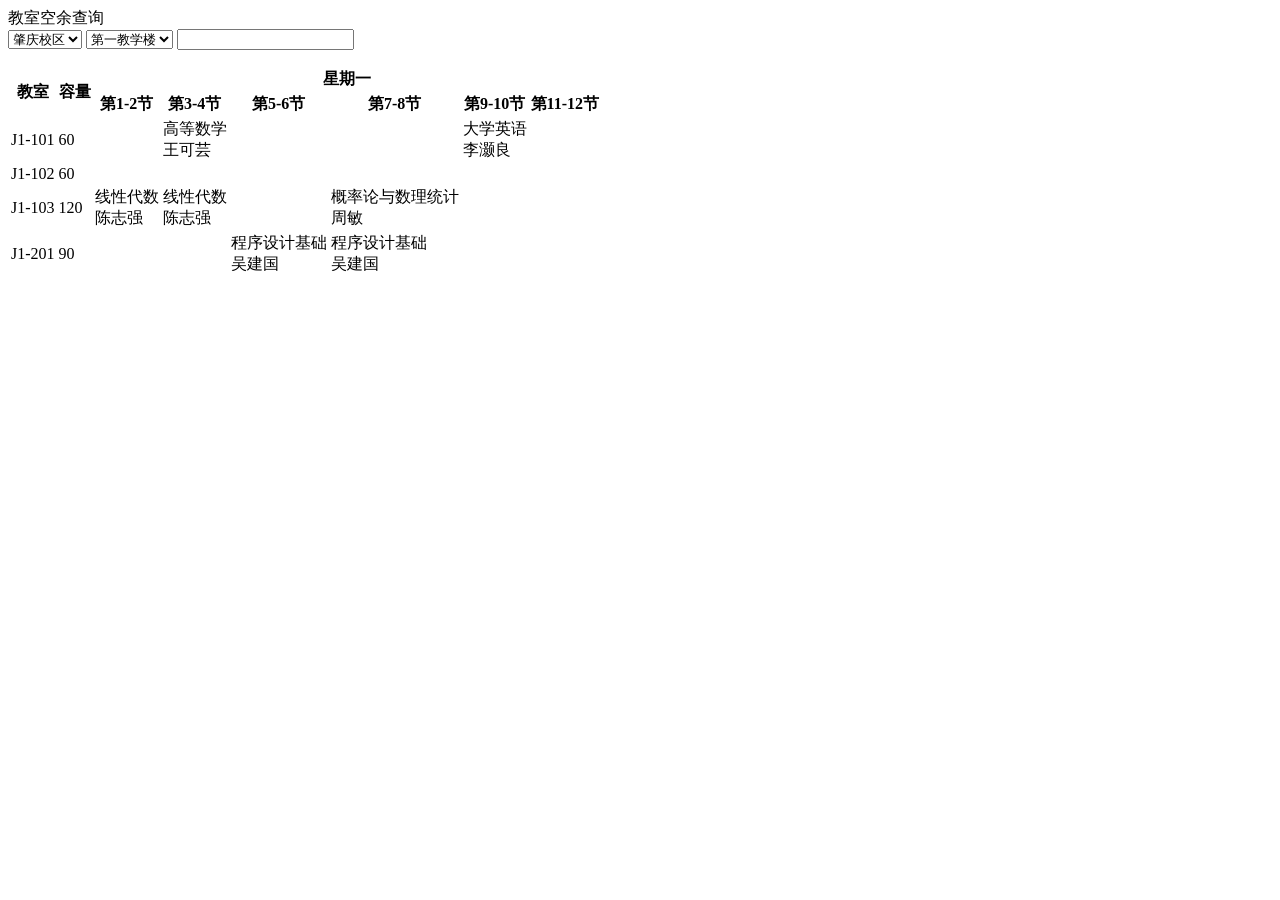
<file: test/fixtures/kbxx_classroom.html>
<html lang="zh-CN">
<head>
	<meta charset="utf-8">
	<title>教室查询</title>
</head>
<body>
<div class="main_box">
	<div class="kbxx_title">教室空余查询</div>
	<form id="Form1" name="Form1" action="/gzasc_jsxsd/kbcx/kbxx_classroom_ifr" method="post">
		<select name="xqid" id="xqid" class="form-control">
			<option value="">全部校区</option>
			<option value="19" selected="selected">肇庆校区</option>
		</select>
		<select name="jzwid" id="jzwid" class="form-control">
			<option value="">全部教学楼</option>
			<option value="00001" selected="selected">第一教学楼</option>
			<option value="00002">第二教学楼</option>
		</select>
		<input type="text" name="skjs" id="skjs" value="">
	</form>

	<table id="kbtable" class="table table-bordered">
		<tr>
			<th rowspan="2">教室</th>
			<th rowspan="2">容量</th>
			<th colspan="6">星期一</th>
		</tr>
		<tr>
			<th>第1-2节</th>
			<th>第3-4节</th>
			<th>第5-6节</th>
			<th>第7-8节</th>
			<th>第9-10节</th>
			<th>第11-12节</th>
		</tr>
		<tr>
			<td>J1-101</td>
			<td>60</td>
			<td></td>
			<td>高等数学<br/>王可芸</td>
			<td></td>
			<td></td>
			<td>大学英语<br/>李灏良</td>
			<td></td>
		</tr>
		<tr>
			<td>J1-102</td>
			<td>60</td>
			<td></td>
			<td></td>
			<td></td>
			<td></td>
			<td></td>
			<td></td>
		</tr>
		<tr>
			<td>J1-103</td>
			<td>120</td>
			<td>线性代数<br/>陈志强</td>
			<td>线性代数<br/>陈志强</td>
			<td></td>
			<td>概率论与数理统计<br/>周敏</td>
			<td></td>
			<td></td>
		</tr>
		<tr>
			<td>J1-201</td>
			<td>90</td>
			<td></td>
			<td></td>
			<td>程序设计基础<br/>吴建国</td>
			<td>程序设计基础<br/>吴建国</td>
			<td></td>
			<td>&nbsp;</td>
		</tr>
	</table>
</div>
</body>
</html>
</file>
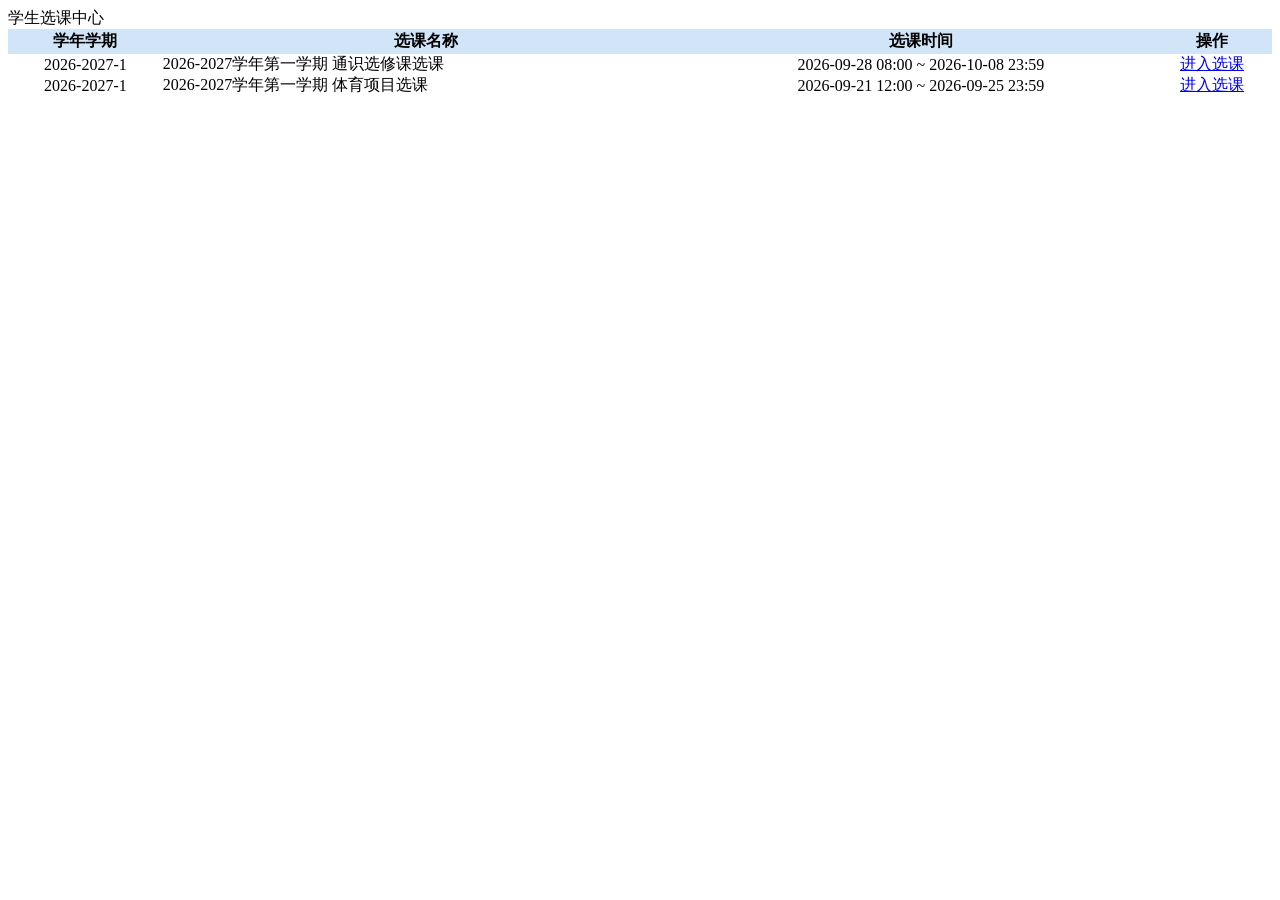
<file: test/fixtures/xk_rounds_synthetic.html>
<!--
  合成夹具（不是真实抓取）：用来测试「有选课轮次」时的解析分支。
  结构按真实页面 xsxk/xklc_list 的表格抄写：
  表头 学年学期 / 选课名称 / 选课时间 / 操作，操作列里是 jrxk('轮次id')。
  真实页面当前返回「未查询到数据」（见 fixtures/xk_empty.html）。
-->
<!DOCTYPE html>
<html>
<head><title>学生选课</title></head>
<body>
<div class="Nsb_layout_r title">学生选课中心</div>
<table id="tbKxkc" width="100%" border="0" cellspacing="0" cellpadding="0" class="Nsb_r_list Nsb_table">
	<tr style="height:25px;background-color:#D1E4F8;" align="left">
		<th class="Nsb_r_list_thb" scope="col" align="center">学年学期</th>
		<th class="Nsb_r_list_thb" scope="col" align="center">选课名称</th>
		<th class="Nsb_r_list_thb" scope="col" align="center">选课时间</th>
		<th class="Nsb_r_list_thb" scope="col" align="center">操作</th>
	</tr>
	<tr>
		<td align="center">2026-2027-1</td>
		<td align="left">2026-2027学年第一学期 通识选修课选课</td>
		<td align="center">2026-09-28 08:00 ~ 2026-10-08 23:59</td>
		<td align="center"><a href="javascript:jrxk('2026092801')">进入选课</a></td>
	</tr>
	<tr>
		<td align="center">2026-2027-1</td>
		<td align="left">2026-2027学年第一学期 体育项目选课</td>
		<td align="center">2026-09-21 12:00 ~ 2026-09-25 23:59</td>
		<td align="center"><a href="javascript:jrxk('2026092102')">进入选课</a></td>
	</tr>
</table>
<script language="javascript">
	function jrxk(jx0502zbid){
		var url = "/gzasc_jsxsd/xsxk/xklc_view?jx0502zbid="+jx0502zbid;
		window.location.href=url;
	}
</script>
</body>
</html>
</file>
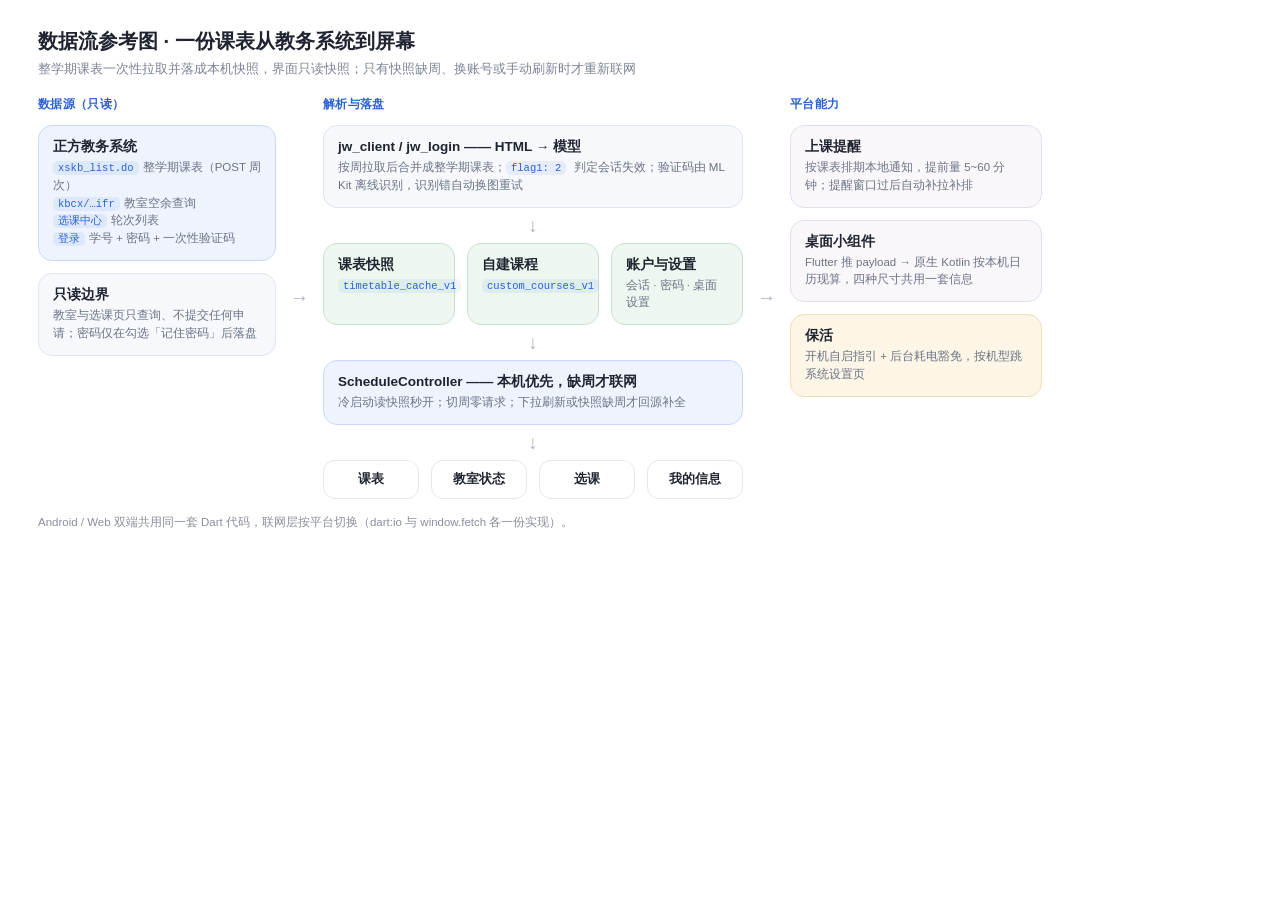
<file: tool/readme-images/architecture.html>
<!doctype html>
<html lang="zh-CN">
<head>
  <meta charset="utf-8">
  <title>架构参考图</title>
  <style>
    * { box-sizing: border-box; margin: 0; padding: 0; }
    body {
      width: 1080px; height: 640px; padding: 28px 38px 30px;
      font-family: "Microsoft YaHei UI", "Microsoft YaHei", "PingFang SC", sans-serif;
      background: #FFFFFF; color: #1F2430; -webkit-font-smoothing: antialiased;
    }
    h2 { font-size: 20px; font-weight: 700; }
    .sub { font-size: 13px; color: #7C8496; margin-top: 5px; }
    .flow { display: flex; gap: 14px; margin-top: 18px; align-items: flex-start; }
    .col { display: flex; flex-direction: column; gap: 12px; }
    .col.main { flex: 1; }
    .col.side { width: 252px; }
    .box { border-radius: 14px; padding: 12px 14px; background: #F6F8FC; border: 1px solid #DEE4F0; }
    .box.blue { background: #EEF3FE; border-color: #C9DBFA; }
    .box.green { background: #EDF7F0; border-color: #C6E5CF; }
    .box.amber { background: #FDF6E7; border-color: #F1DFB4; }
    .box.violet { background: #FAF7FB; border-color: #E6DCF0; }
    .box .t { font-size: 13.5px; font-weight: 700; }
    .box .d { font-size: 11.5px; color: #6B7385; margin-top: 3px; line-height: 1.55; }
    .box .code {
      font-family: Consolas, "Courier New", monospace; font-size: 10.5px;
      color: #2C63D4; background: rgba(44, 99, 212, .08); border-radius: 5px;
      padding: 1px 5px; margin-right: 4px; white-space: nowrap;
    }
    .arrow { color: #A9B2C6; font-size: 19px; line-height: 1; text-align: center; margin: -4px 0; }
    .row { display: flex; gap: 12px; }
    .row > .box { flex: 1; min-width: 0; }
    .tagline { font-size: 12px; font-weight: 700; color: #2C63D4; letter-spacing: .3px; }
    .pillbox {
      flex: 1; border-radius: 12px; padding: 10px 8px; background: #fff; border: 1px solid #E3E7F0;
      font-size: 12.5px; font-weight: 600; text-align: center; color: #1F2430;
    }
    .note { font-size: 11.5px; color: #8A8F9C; margin-top: 16px; }
  </style>
</head>
<body>
  <h2>数据流参考图 · 一份课表从教务系统到屏幕</h2>
  <div class="sub">整学期课表一次性拉取并落成本机快照，界面只读快照；只有快照缺周、换账号或手动刷新时才重新联网</div>

  <div class="flow">
    <!-- 数据源 -->
    <div class="col" style="width:238px">
      <div class="tagline">数据源（只读）</div>
      <div class="box blue">
        <div class="t">正方教务系统</div>
        <div class="d">
          <span class="code">xskb_list.do</span>整学期课表（POST 周次）<br>
          <span class="code">kbcx/…ifr</span>教室空余查询<br>
          <span class="code">选课中心</span>轮次列表<br>
          <span class="code">登录</span>学号 + 密码 + 一次性验证码
        </div>
      </div>
      <div class="box">
        <div class="t">只读边界</div>
        <div class="d">教室与选课页只查询、不提交任何申请；密码仅在勾选「记住密码」后落盘</div>
      </div>
    </div>

    <div class="arrow" style="align-self:center">→</div>

    <!-- 解析 + 落盘 + 状态 -->
    <div class="col main">
      <div class="tagline">解析与落盘</div>
      <div class="box">
        <div class="t">jw_client / jw_login —— HTML → 模型</div>
        <div class="d">按周拉取后合并成整学期课表；<span class="code">flag1: 2</span> 判定会话失效；验证码由 ML Kit 离线识别，识别错自动换图重试</div>
      </div>
      <div class="arrow">↓</div>
      <div class="row">
        <div class="box green">
          <div class="t">课表快照</div>
          <div class="d"><span class="code">timetable_cache_v1</span></div>
        </div>
        <div class="box green">
          <div class="t">自建课程</div>
          <div class="d"><span class="code">custom_courses_v1</span></div>
        </div>
        <div class="box green">
          <div class="t">账户与设置</div>
          <div class="d">会话 · 密码 · 桌面设置</div>
        </div>
      </div>
      <div class="arrow">↓</div>
      <div class="box blue">
        <div class="t">ScheduleController —— 本机优先，缺周才联网</div>
        <div class="d">冷启动读快照秒开；切周零请求；下拉刷新或快照缺周才回源补全</div>
      </div>
      <div class="arrow">↓</div>
      <div class="row">
        <div class="pillbox">课表</div>
        <div class="pillbox">教室状态</div>
        <div class="pillbox">选课</div>
        <div class="pillbox">我的信息</div>
      </div>
    </div>

    <div class="arrow" style="align-self:center">→</div>

    <!-- 平台能力 -->
    <div class="col side">
      <div class="tagline">平台能力</div>
      <div class="box violet">
        <div class="t">上课提醒</div>
        <div class="d">按课表排期本地通知，提前量 5~60 分钟；提醒窗口过后自动补拉补排</div>
      </div>
      <div class="box violet">
        <div class="t">桌面小组件</div>
        <div class="d">Flutter 推 payload → 原生 Kotlin 按本机日历现算，四种尺寸共用一套信息</div>
      </div>
      <div class="box amber">
        <div class="t">保活</div>
        <div class="d">开机自启指引 + 后台耗电豁免，按机型跳系统设置页</div>
      </div>
    </div>
  </div>

  <div class="note">Android / Web 双端共用同一套 Dart 代码，联网层按平台切换（dart:io 与 window.fetch 各一份实现）。</div>
</body>
</html>
</file>
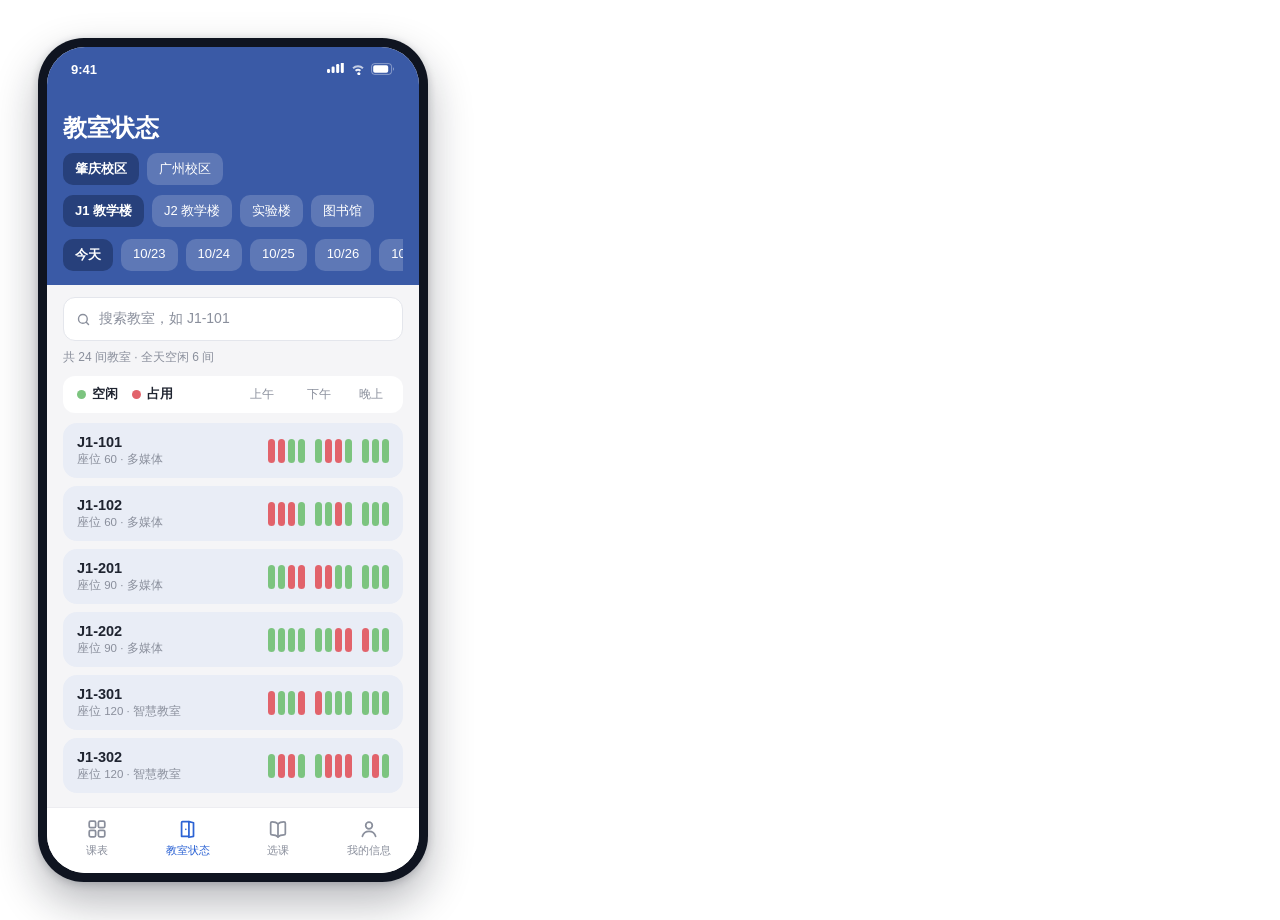
<file: tool/readme-images/classroom.html>
<!doctype html>
<html lang="zh-CN">
<head>
  <meta charset="utf-8">
  <title>教室状态</title>
  <link rel="stylesheet" href="app.css">
  <script src="app.js" defer></script>
</head>
<body class="stage">
  <div class="phone"><div class="screen" id="screen"></div></div>
  <script>
    document.addEventListener('DOMContentLoaded', function () {
      renderClassroom(document.getElementById('screen'));
    });
  </script>
</body>
</html>
</file>
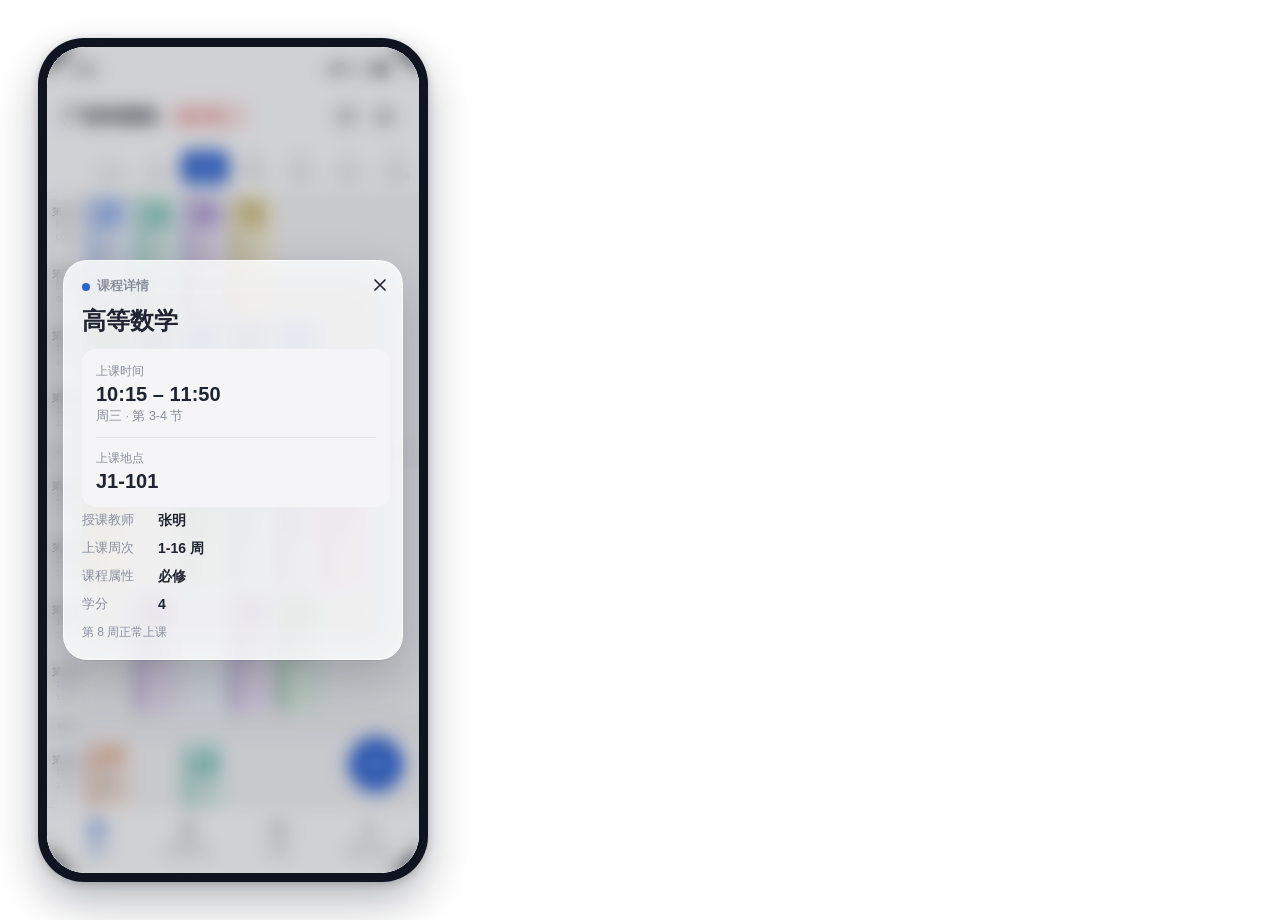
<file: tool/readme-images/detail.html>
<!doctype html>
<html lang="zh-CN">
<head>
  <meta charset="utf-8">
  <title>课程详情</title>
  <link rel="stylesheet" href="app.css">
  <script src="app.js" defer></script>
</head>
<body class="stage">
  <div class="phone"><div class="screen" id="screen"></div></div>
  <script>
    document.addEventListener('DOMContentLoaded', function () {
      renderCourseDetail(document.getElementById('screen'));
    });
  </script>
</body>
</html>
</file>
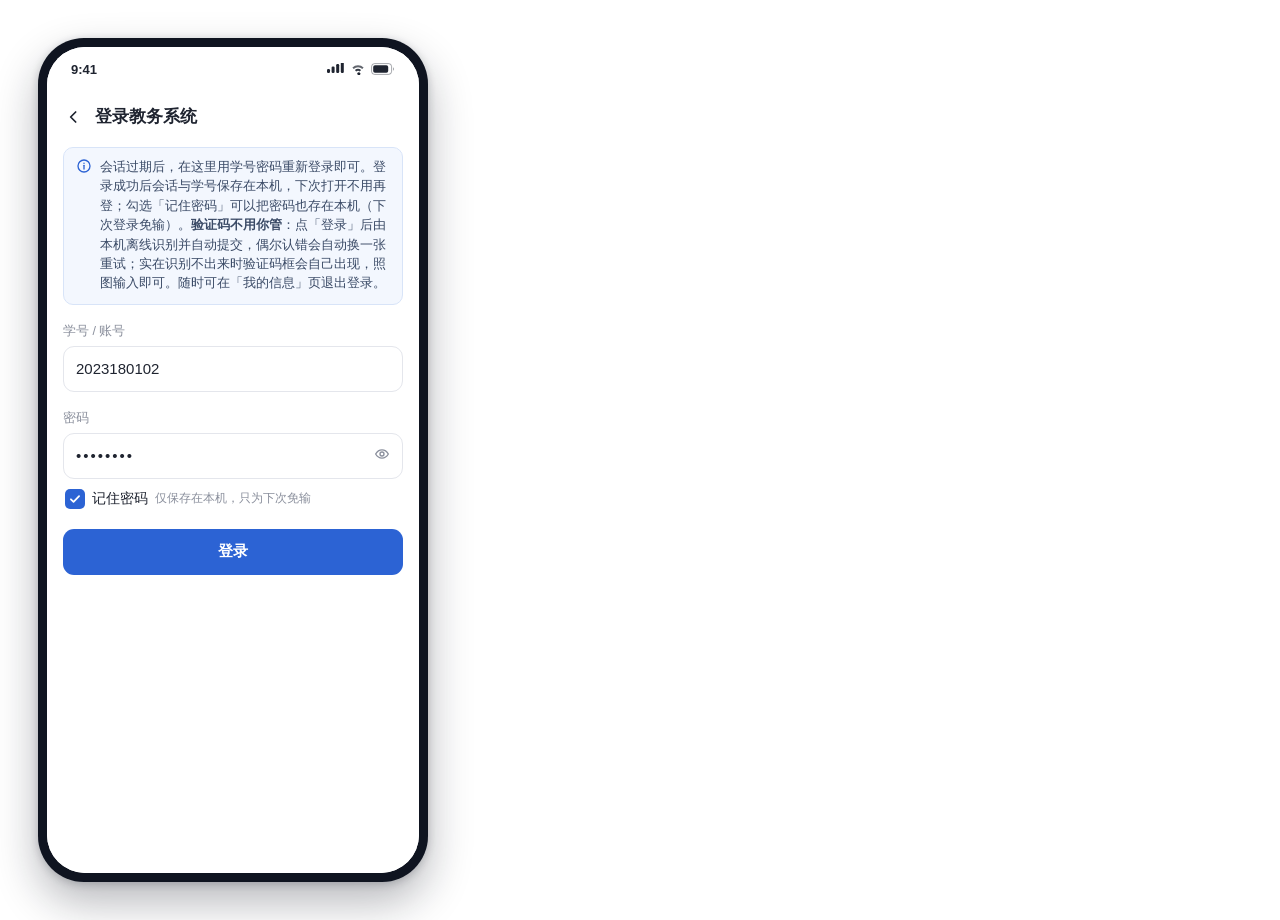
<file: tool/readme-images/login.html>
<!doctype html>
<html lang="zh-CN">
<head>
  <meta charset="utf-8">
  <title>登录教务系统</title>
  <link rel="stylesheet" href="app.css">
  <script src="app.js" defer></script>
</head>
<body class="stage">
  <div class="phone"><div class="screen" id="screen"></div></div>
  <script>
    document.addEventListener('DOMContentLoaded', function () {
      renderLogin(document.getElementById('screen'));
    });
  </script>
</body>
</html>
</file>
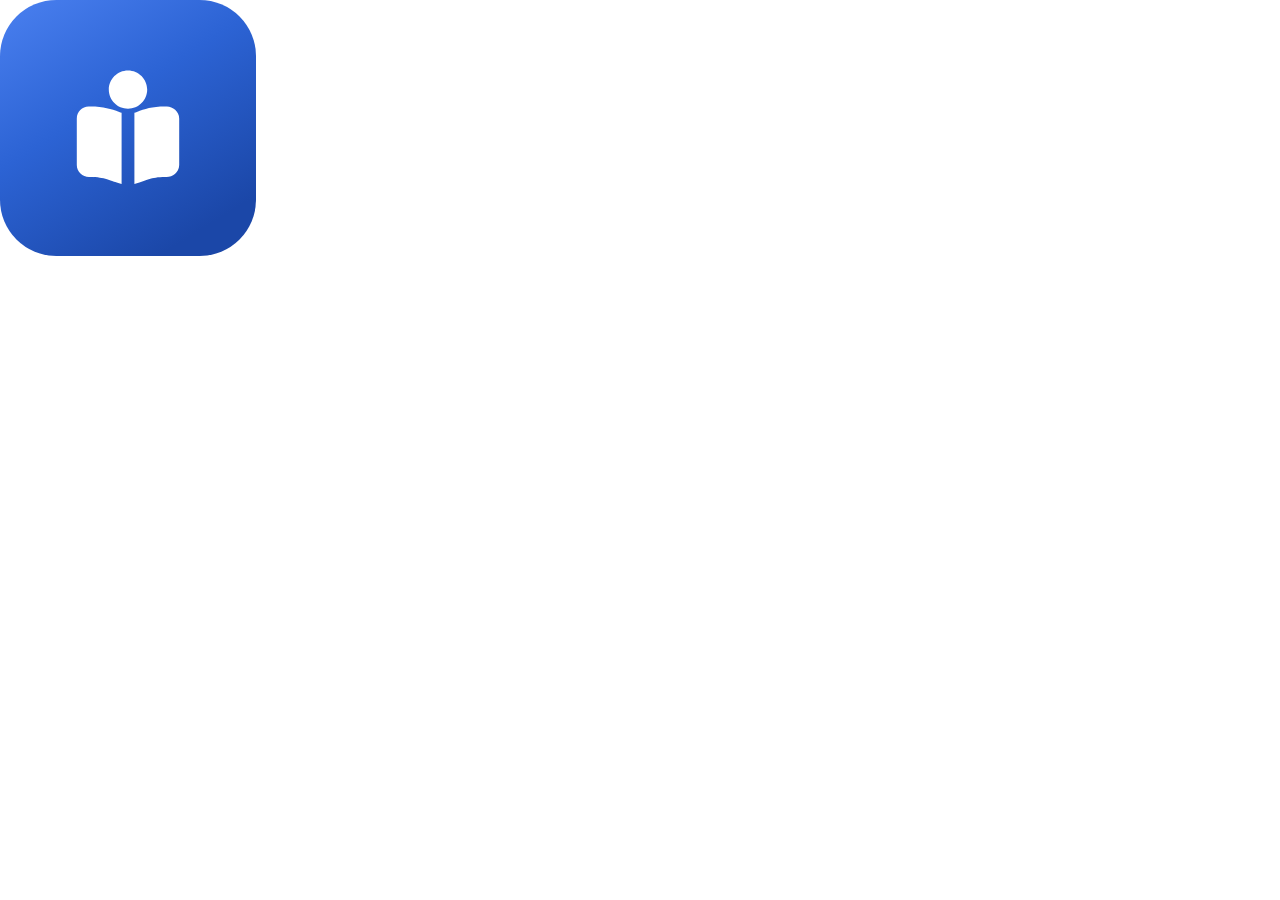
<file: tool/readme-images/logo.html>
<!doctype html>
<html lang="zh-CN">
<head>
  <meta charset="utf-8">
  <title>应用图标</title>
  <style>
    * { box-sizing: border-box; margin: 0; padding: 0; }
    html, body { background: transparent; }
    body { width: 256px; height: 256px; }
    svg { display: block; width: 256px; height: 256px; }
  </style>
</head>
<body>
  <!-- 与 tool/icon/app_icon.svg 完全一致的矢量 -->
  <svg xmlns="http://www.w3.org/2000/svg" width="256" height="256" viewBox="0 0 1024 1024">
    <defs>
      <linearGradient id="bg" x1="0" y1="0" x2="0.62" y2="1">
        <stop offset="0" stop-color="#4A80F0"/>
        <stop offset="0.48" stop-color="#2C63D4"/>
        <stop offset="1" stop-color="#1B47A8"/>
      </linearGradient>
    </defs>
    <rect width="1024" height="1024" rx="225" ry="225" fill="url(#bg)"/>
    <g transform="translate(512 512) scale(25.6) translate(-12 -12)" fill="#fff">
      <path d="M9 6c0-1.65685 1.3431-3 3-3s3 1.34315 3 3-1.3431 3-3 3-3-1.34315-3-3Zm2 3.62992c-.1263-.04413-.25-.08799-.3721-.13131-1.33928-.47482-2.49256-.88372-4.77995-.8482C4.84875 8.66593 4 9.46413 4 10.5v7.2884c0 1.0878.91948 1.8747 1.92888 1.8616 1.283-.0168 2.04625.1322 2.79671.3587.29285.0883.57733.1863.90372.2987l.00249.0008c.11983.0413.24534.0845.379.1299.2989.1015.6242.2088.9892.3185V9.62992Zm2-.00374V20.7551c.5531-.1678 1.0379-.3374 1.4545-.4832.2956-.1034.5575-.1951.7846-.2653.7257-.2245 1.4655-.3734 2.7479-.3566.5019.0065.9806-.1791 1.3407-.4788.3618-.3011.6723-.781.6723-1.3828V10.5c0-.58114-.2923-1.05022-.6377-1.3503-.3441-.29904-.8047-.49168-1.2944-.49929-2.2667-.0352-3.386.36906-4.6847.83812-.1256.04539-.253.09138-.3832.13765Z"/>
    </g>
  </svg>
</body>
</html>
</file>
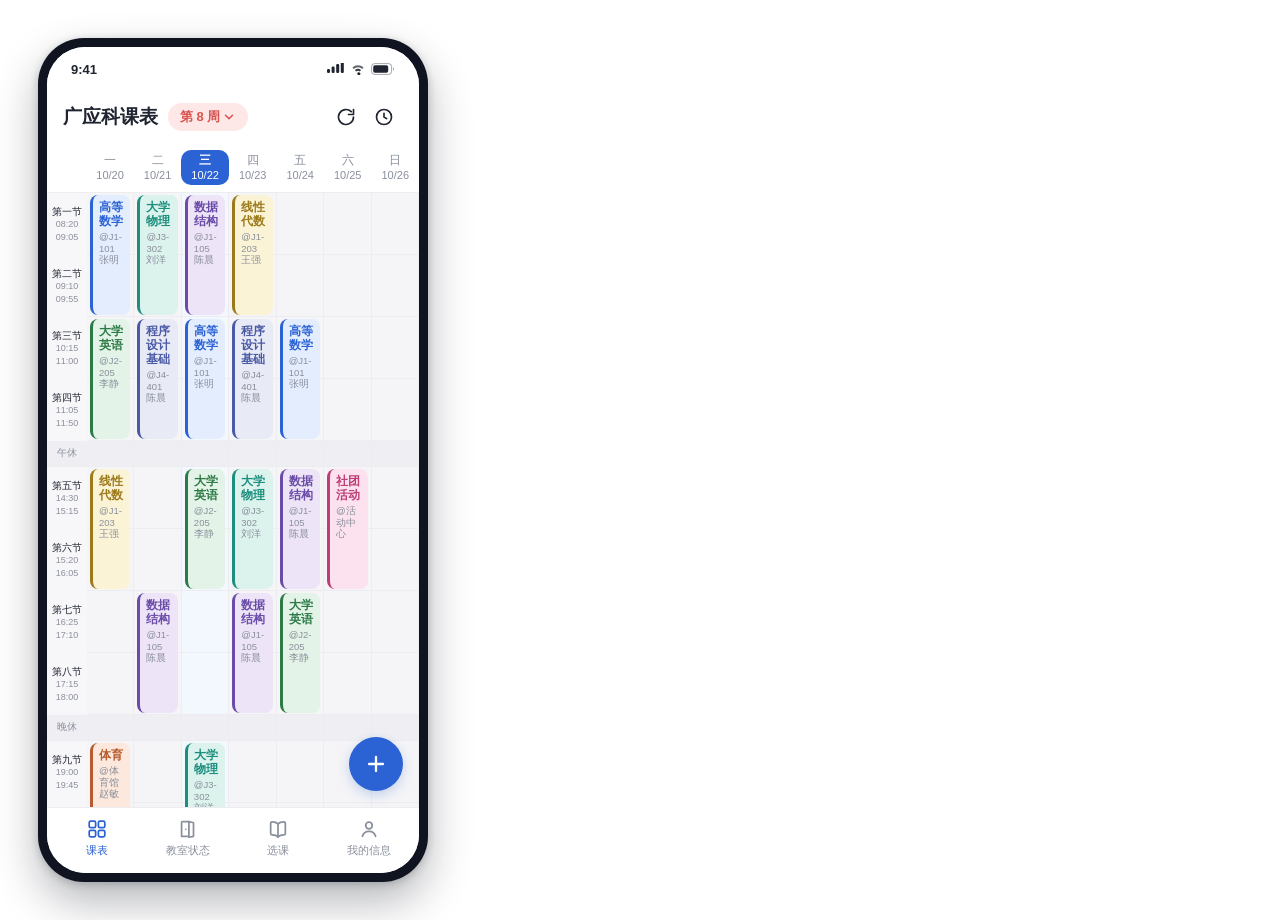
<file: tool/readme-images/timetable.html>
<!doctype html>
<html lang="zh-CN">
<head>
  <meta charset="utf-8">
  <title>课表主界面</title>
  <link rel="stylesheet" href="app.css">
  <script src="app.js" defer></script>
</head>
<body class="stage">
  <div class="phone"><div class="screen" id="screen"></div></div>
  <script>
    document.addEventListener('DOMContentLoaded', function () {
      renderTimetable(document.getElementById('screen'), { tab: 0, fab: true });
    });
  </script>
</body>
</html>
</file>
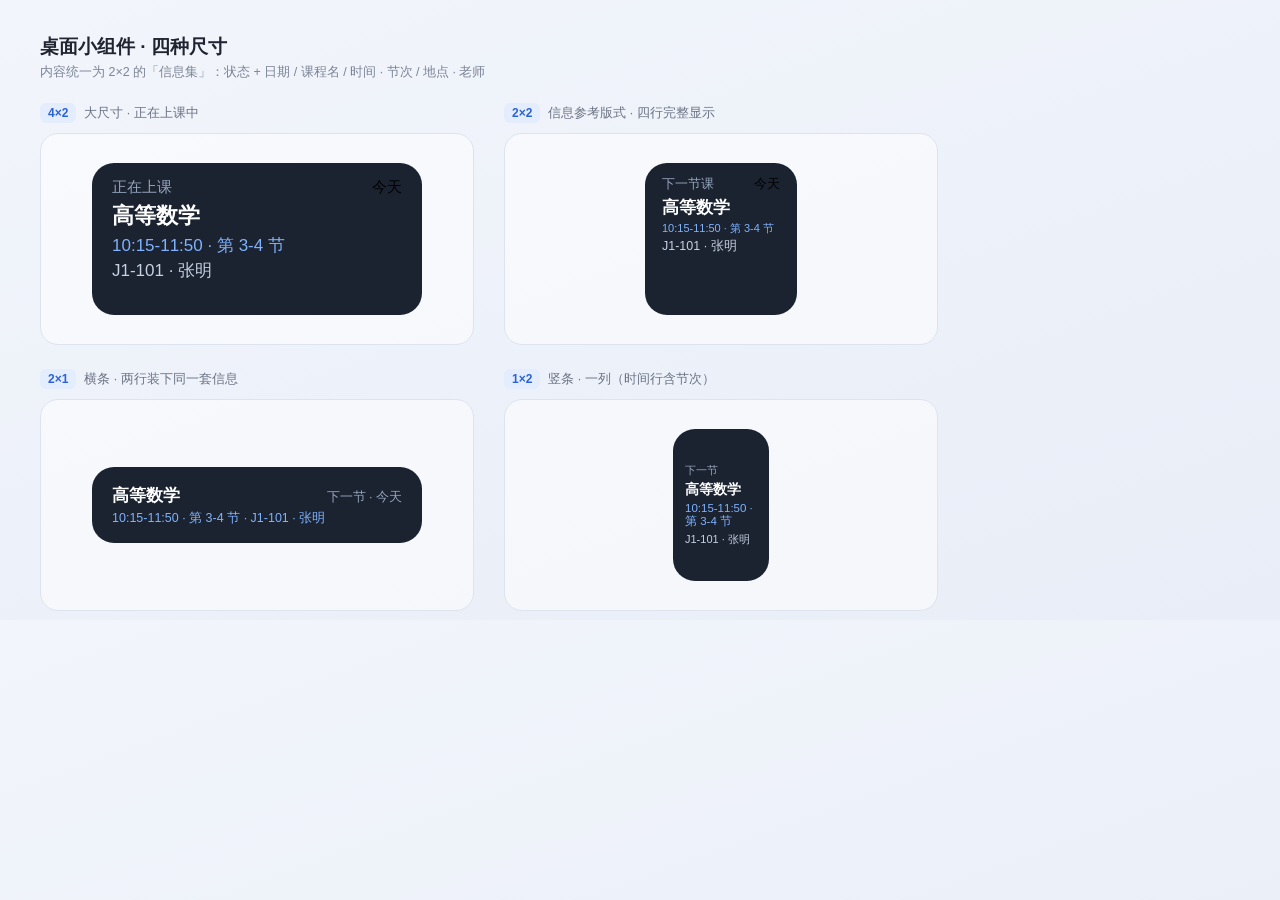
<file: tool/readme-images/widgets.html>
<!doctype html>
<html lang="zh-CN">
<head>
  <meta charset="utf-8">
  <title>桌面小组件参考版式</title>
  <style>
    * { box-sizing: border-box; margin: 0; padding: 0; }
    body {
      width: 980px; height: 620px; padding: 34px 40px;
      font-family: "Microsoft YaHei UI", "Microsoft YaHei", "PingFang SC", sans-serif;
      background: linear-gradient(160deg, #F2F5FB 0%, #E8EDF7 100%);
      -webkit-font-smoothing: antialiased;
    }
    h2 { font-size: 19px; font-weight: 700; color: #1F2430; }
    .sub { font-size: 12.5px; color: #7C8496; margin-top: 4px; }
    .grid { display: flex; flex-wrap: wrap; margin-top: 22px; gap: 24px 30px; }
    .cell { width: 434px; }
    .cap { display: flex; align-items: center; gap: 8px; margin-bottom: 10px; }
    .tag {
      font-size: 12px; font-weight: 700; color: #2C63D4; background: #E4EDFD;
      border-radius: 6px; padding: 3px 8px;
    }
    .cap .txt { font-size: 12.5px; color: #6B7385; }
    .board {
      height: 212px; border-radius: 18px; background: rgba(255, 255, 255, .55);
      border: 1px solid #DDE3EF; display: flex; align-items: center; justify-content: center;
    }
    /* 小组件本体：深色卡片，尺寸/字号按 res/layout/next_class_widget*.xml 放大 1.4 倍渲染 */
    .w { background: #1B2230; border-radius: 22px; display: flex; flex-direction: column; }
    .w .r1 { display: flex; align-items: center; }
    .w .hdr { color: #93A4BC; flex: 1; }
    .w .name { color: #fff; font-weight: 700; }
    .w .time { color: #7FB3FF; }
    .w .place { color: #C6D2E2; }

    /* 4×2 大尺寸 */
    .w.big { width: 330px; height: 152px; padding: 15px 20px 17px; }
    .w.big .hdr, .w.big .day { font-size: 15px; }
    .w.big .name { font-size: 22px; margin-top: 4px; }
    .w.big .time { font-size: 17px; margin-top: 3px; }
    .w.big .place { font-size: 17px; margin-top: 2px; }

    /* 2×2 方形 —— 信息参考版式 */
    .w.sq { width: 152px; height: 152px; padding: 12px 17px 15px; }
    .w.sq .hdr, .w.sq .day { font-size: 13px; }
    .w.sq .name { font-size: 17px; margin-top: 4px; line-height: 1.25; }
    .w.sq .time { font-size: 11px; margin-top: 3px; }
    .w.sq .place { font-size: 12.5px; margin-top: 2px; }

    /* 2×1 横条 */
    .w.wide { width: 330px; height: 76px; padding: 10px 20px; justify-content: center; }
    .w.wide .rowa { display: flex; align-items: baseline; }
    .w.wide .name { font-size: 17px; flex: 1; }
    .w.wide .st { font-size: 12.5px; color: #93A4BC; margin-left: 8px; }
    .w.wide .info { font-size: 12.5px; color: #7FB3FF; margin-top: 3px; }

    /* 1×2 竖条：宽度只有约 1 格，文案允许折行/省略 */
    .w.tall { width: 96px; height: 152px; padding: 12px 12px; justify-content: center; }
    .w.tall .st { font-size: 11px; color: #93A4BC; }
    .w.tall .name { font-size: 14px; line-height: 1.25; margin-top: 3px; }
    .w.tall .time { font-size: 11.5px; margin-top: 3px; }
    .w.tall .place { font-size: 11px; margin-top: 3px; }

    /* 单行省略：与原生 maxLines=1 / ellipsize=end 一致 */
    .clip { white-space: nowrap; overflow: hidden; text-overflow: ellipsis; }

    /* 无课状态 */
    .w.empty { align-items: center; justify-content: center; text-align: center; color: #DCE4F0; }
    .w.empty .e1 { font-size: 17px; line-height: 1.5; }
  </style>
</head>
<body>
  <h2>桌面小组件 · 四种尺寸</h2>
  <div class="sub">内容统一为 2×2 的「信息集」：状态 + 日期 / 课程名 / 时间 · 节次 / 地点 · 老师</div>

  <div class="grid">
    <div class="cell">
      <div class="cap"><span class="tag">4×2</span><span class="txt">大尺寸 · 正在上课中</span></div>
      <div class="board">
        <div class="w big">
          <div class="r1"><span class="hdr">正在上课</span><span class="day">今天</span></div>
          <div class="name">高等数学</div>
          <div class="time">10:15-11:50 · 第 3-4 节</div>
          <div class="place">J1-101 · 张明</div>
        </div>
      </div>
    </div>

    <div class="cell">
      <div class="cap"><span class="tag">2×2</span><span class="txt">信息参考版式 · 四行完整显示</span></div>
      <div class="board">
        <div class="w sq">
          <div class="r1"><span class="hdr">下一节课</span><span class="day">今天</span></div>
          <div class="name">高等数学</div>
          <div class="time clip">10:15-11:50 · 第 3-4 节</div>
          <div class="place clip">J1-101 · 张明</div>
        </div>
      </div>
    </div>

    <div class="cell">
      <div class="cap"><span class="tag">2×1</span><span class="txt">横条 · 两行装下同一套信息</span></div>
      <div class="board">
        <div class="w wide">
          <div class="rowa"><span class="name">高等数学</span><span class="st">下一节 · 今天</span></div>
          <div class="info">10:15-11:50 · 第 3-4 节 · J1-101 · 张明</div>
        </div>
      </div>
    </div>

    <div class="cell">
      <div class="cap"><span class="tag">1×2</span><span class="txt">竖条 · 一列（时间行含节次）</span></div>
      <div class="board">
        <div class="w tall">
          <div class="st">下一节</div>
          <div class="name">高等数学</div>
          <div class="time">10:15-11:50 · 第 3-4 节</div>
          <div class="place">J1-101 · 张明</div>
        </div>
      </div>
    </div>
  </div>
</body>
</html>
</file>
<file: tool/readme-images/app.css>
/* 广应科课表 —— README 界面稿样式
   尺寸与配色直接取自 lib/theme/course_palette.dart、lib/widgets/timetable_grid.dart 等源码。 */
* { box-sizing: border-box; margin: 0; padding: 0; }

body {
  font-family: "Microsoft YaHei UI", "Microsoft YaHei", "PingFang SC", "Noto Sans CJK SC", sans-serif;
  -webkit-font-smoothing: antialiased;
  background: transparent;
}

/* 手机外框：让截图看起来像真机 */
.stage { width: 466px; height: 920px; display: flex; align-items: center; justify-content: center; }
.phone {
  width: 390px; height: 844px; border-radius: 46px; background: #0F1420; padding: 9px;
  box-shadow: 0 20px 44px rgba(15, 20, 32, .30), 0 2px 8px rgba(15, 20, 32, .20);
}
.screen {
  width: 100%; height: 100%; border-radius: 38px; overflow: hidden; background: #fff;
  position: relative; display: flex; flex-direction: column;
}

/* 状态栏 */
.sbar {
  flex: none; height: 44px; display: flex; align-items: center; justify-content: space-between;
  padding: 0 24px; font-size: 13px; font-weight: 600; background: #fff; color: #1F2430;
}
.sbar .sig { display: flex; align-items: center; gap: 5px; }

/* 页头 */
.hdr { flex: none; height: 52px; display: flex; align-items: center; padding: 0 16px; background: #fff; }
.hdr .title { font-size: 19px; font-weight: 700; color: #1F2430; line-height: 1.1; }
.hdr .grow { flex: 1; }
.hdr .act { width: 38px; height: 38px; display: flex; align-items: center; justify-content: center; color: #1F2430; }
.pill {
  margin-left: 10px; display: flex; align-items: center; gap: 2px; padding: 5px 12px;
  background: #FDE7E7; color: #D9534F; font-size: 13px; font-weight: 600; border-radius: 999px;
}

/* 日期条 */
.strip { flex: none; height: 50px; display: flex; background: #fff; border-bottom: 1px solid #EDEDF1; }
.strip .gutter { width: 40px; }
.strip .dcell { flex: 1; display: flex; align-items: center; justify-content: center; }
.daybox { padding: 4px 10px; border-radius: 10px; text-align: center; }
.daybox .a { font-size: 12px; font-weight: 500; color: #8A8F9C; line-height: 1.1; }
.daybox .b { font-size: 11px; color: #8A8F9C; line-height: 1.1; margin-top: 2px; }
.dcell.today .daybox { background: #2C63D4; }
.dcell.today .daybox .a { color: #fff; font-weight: 600; }
.dcell.today .daybox .b { color: #fff; }

/* 课表网格 */
.gwrap { flex: 1; position: relative; background: #F5F5F7; overflow: hidden; }
.grid { position: absolute; inset: 0; display: flex; }
.gut { width: 40px; flex: none; background: #F7F7F9; }
.gut .pcell { height: 62px; display: flex; flex-direction: column; align-items: center; justify-content: center; }
.gut .pcell .n { font-size: 10px; font-weight: 500; color: #1F2430; line-height: 1.1; }
.gut .pcell .t { font-size: 9px; color: #8A8F9C; line-height: 1.1; margin-top: 3px; }
.brk {
  height: 26px; background: #EFEFF3; border-bottom: 1px solid #EDEDF1;
  display: flex; align-items: center; justify-content: center; font-size: 9.5px; color: #8A8F9C;
}
.daycol { flex: 1; position: relative; border-right: 1px solid #EDEDF1; }
.daycol.is-today { background: #F3F7FE; }
.daycol .pcell { height: 62px; border-bottom: 1px solid #EDEDF1; }
.card {
  position: absolute; left: 3px; right: 3px; border-radius: 8px; border-left: 3px solid;
  padding: 5px 4px 4px 6px; overflow: hidden;
}
.card .n { font-size: 12px; font-weight: 600; line-height: 1.18; }
.card .m { font-size: 9.5px; color: #8A8F9C; line-height: 1.2; margin-top: 3px; }
.card .m + .m { margin-top: 0; }

.fab {
  position: absolute; right: 16px; bottom: 16px; width: 54px; height: 54px; border-radius: 50%;
  background: #2C63D4; display: flex; align-items: center; justify-content: center;
  box-shadow: 0 4px 12px rgba(44, 99, 212, .25);
}

/* 底部导航 */
.nav { flex: none; height: 66px; background: #fff; border-top: 1px solid #EDEDF1; display: flex; padding: 5px 5px 10px; }
.nav .item {
  flex: 1; display: flex; flex-direction: column; align-items: center; justify-content: center;
  gap: 3px; color: #8A8F9C; font-size: 11px;
}
.nav .item.on { color: #2C63D4; }

/* 液态玻璃弹层（课程详情） */
.scrim {
  position: absolute; inset: 0; background: rgba(22, 27, 38, .20);
  -webkit-backdrop-filter: blur(9px); backdrop-filter: blur(9px);
  display: flex; align-items: center; justify-content: center;
}
.glass {
  width: 340px; border-radius: 24px; padding: 14px 12px 18px 18px;
  background: rgba(255, 255, 255, .82); border: 1px solid rgba(255, 255, 255, .65);
  -webkit-backdrop-filter: blur(26px) saturate(170%); backdrop-filter: blur(26px) saturate(170%);
  box-shadow: 0 20px 50px rgba(15, 20, 32, .22);
}
.glass .row1 { display: flex; align-items: center; }
.glass .dot { width: 8px; height: 8px; border-radius: 50%; }
.glass .kicker { font-size: 12.5px; font-weight: 600; color: #8A8F9C; margin-left: 7px; }
.glass .cname { font-size: 24px; font-weight: 800; color: #1F2430; line-height: 1.2; margin: 8px 6px 0 0; }
.hcard { background: #F5F5F7; border-radius: 14px; padding: 14px; margin-top: 14px; }
.hcard .lab { font-size: 12px; color: #8A8F9C; }
.hcard .big { font-size: 20px; font-weight: 700; color: #1F2430; margin-top: 3px; }
.hcard .sub { font-size: 12.5px; color: #8A8F9C; margin-top: 2px; }
.hcard .sep { height: 1px; background: rgba(0, 0, 0, .08); margin: 12px 0; }
.info { display: flex; padding: 5px 0; }
.info .k { width: 76px; font-size: 12.5px; color: #8A8F9C; flex: none; }
.info .v { flex: 1; font-size: 14px; font-weight: 600; color: #1F2430; }
.note { font-size: 12px; color: #8A8F9C; margin-top: 6px; }

/* 登录页面 */
.lbody { flex: 1; padding: 4px 16px 0; background: #fff; overflow: hidden; }
.lhint {
  display: flex; gap: 8px; background: #F3F7FE; border: 1px solid #D8E4F8; border-radius: 10px;
  padding: 10px 12px; font-size: 12.5px; color: #3A4A66; line-height: 1.55;
}
.lhint b { font-weight: 600; }
.lfield { margin-top: 18px; }
.lfield .lb { font-size: 12.5px; color: #8A8F9C; margin-bottom: 6px; }
.lfield .lv {
  height: 46px; border: 1px solid #E4E6EC; border-radius: 11px; background: #fff;
  display: flex; align-items: center; padding: 0 12px; font-size: 15px; color: #1F2430;
}
.lfield .lv.mono { letter-spacing: 2px; justify-content: space-between; }
.lfield .ph { color: #A9B2C6; font-size: 14px; letter-spacing: 0; }
.lcheck { display: flex; align-items: center; gap: 7px; padding: 10px 2px 0; }
.lcheck .box {
  width: 20px; height: 20px; border-radius: 5px; background: #2C63D4;
  display: flex; align-items: center; justify-content: center;
}
.lcheck .lb2 { font-size: 13.5px; font-weight: 500; color: #1F2430; }
.lcheck .lb3 { font-size: 11.5px; color: #8A8F9C; }
.lbtn {
  margin-top: 20px; height: 46px; border-radius: 11px; background: #2C63D4; color: #fff;
  font-size: 15px; font-weight: 600; display: flex; align-items: center; justify-content: center;
}

/* 教室状态页 */
.roomhdr { flex: none; background: #3A5AA6; padding: 24px 16px 14px; color: #fff; }
.roomhdr h1 { font-size: 24px; font-weight: 700; line-height: 1.1; }
.chips { display: flex; flex-wrap: wrap; gap: 8px; margin-top: 12px; }
.chip { padding: 7px 12px; border-radius: 10px; font-size: 13px; font-weight: 500; background: rgba(255, 255, 255, .18); flex: 0 0 auto; white-space: nowrap; }
.chip.on { background: #27407B; font-weight: 700; }
.chips.scroll { flex-wrap: nowrap; overflow: hidden; margin-top: 10px; }
.chips.dates { flex-wrap: nowrap; overflow: hidden; margin-top: 12px; }
.roombody { flex: 1; background: #F5F5F7; padding: 12px 16px 0; display: flex; flex-direction: column; }
.search {
  height: 44px; border-radius: 12px; background: #fff; border: 1px solid #E4E6EC;
  display: flex; align-items: center; padding: 0 12px; gap: 8px;
  font-size: 14px; color: #8A8F9C;
}
.sum { font-size: 12px; color: #8A8F9C; margin: 8px 0 0; }
.legend {
  background: #fff; border-radius: 12px; padding: 10px 14px; margin: 10px 0 0;
  display: flex; align-items: center; font-size: 12.5px; font-weight: 600; color: #1F2430;
}
.legend .grow { flex: 1; }
.legend .gt { font-size: 12px; font-weight: 400; color: #8A8F9C; text-align: center; }
.lgdot { width: 9px; height: 9px; border-radius: 50%; margin-right: 6px; }
.roomlist { flex: 1; overflow: hidden; padding: 10px 0 0; }
.room {
  background: #E9EDF6; border-radius: 14px; padding: 11px 14px; margin-bottom: 8px;
  display: flex; align-items: center;
}
.room .nm { font-size: 14.5px; font-weight: 700; color: #1F2430; }
.room .ex { font-size: 11.5px; color: #8A8F9C; margin-top: 2px; }
.room .info-col { flex: 1; }
.bars { display: flex; align-items: center; height: 24px; }
.bars .b { width: 7px; height: 24px; border-radius: 3.5px; margin-right: 3px; }
.bars .b:last-child { margin-right: 0; }
.bars .grp { display: flex; margin-right: 10px; }
.bars .grp:last-child { margin-right: 0; }
.b-free { background: #7CC47F; }
.b-busy { background: #E2636B; }
</file>
